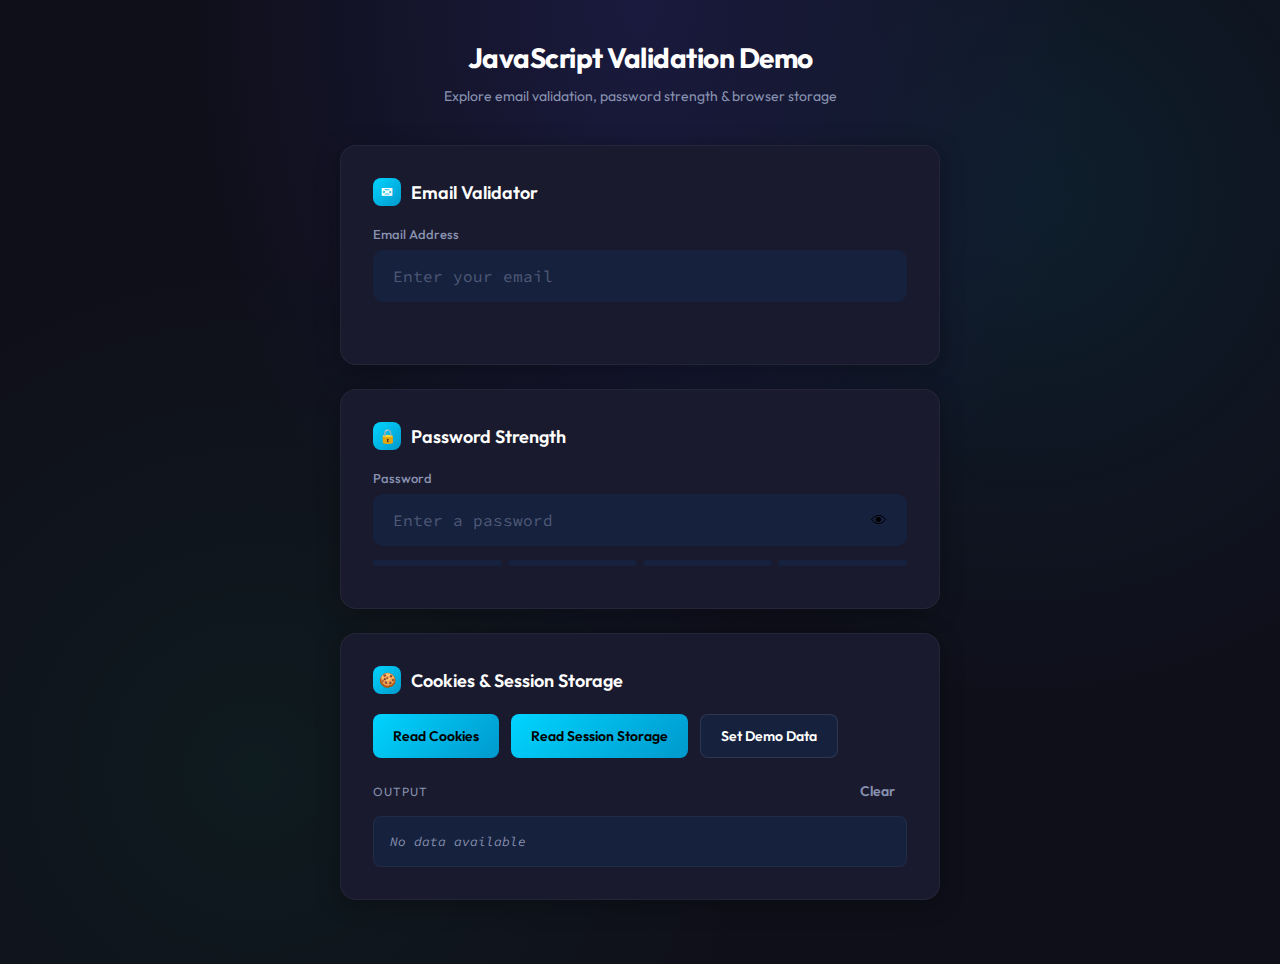
<file: Check Email Validation/index.html>
<!DOCTYPE html>
<html lang="en">
<head>
    <meta charset="UTF-8">
    <meta name="viewport" content="width=device-width, initial-scale=1.0">
    <title>JavaScript Validation Demo</title>
    <link rel="preconnect" href="https://fonts.googleapis.com">
    <link rel="preconnect" href="https://fonts.gstatic.com" crossorigin>
    <link href="https://fonts.googleapis.com/css2?family=Outfit:wght@400;600;700&family=Source+Code+Pro:wght@400;500&display=swap" rel="stylesheet">
    <link rel="stylesheet" href="style.css">
</head>
<body>
    <div class="container">
        <h1>JavaScript Validation Demo</h1>
        <p class="subtitle">Explore email validation, password strength & browser storage</p>

        <!-- Email Validation Section -->
        <div class="card">
            <h2>
                <span class="icon">✉</span>
                Email Validator
            </h2>
            <label for="email-input">Email Address</label>
            <div class="input-wrapper">
                <input type="text" id="email-input" placeholder="Enter your email">
                <span class="validation-icon" id="email-icon"></span>
            </div>
            <p class="validation-message" id="email-message"></p>
        </div>

        <!-- Password Strength Section -->
        <div class="card">
            <h2>
                <span class="icon">🔒</span>
                Password Strength
            </h2>
            <label for="password-input">Password</label>
            <div class="input-wrapper">
                <input type="password" id="password-input" placeholder="Enter a password">
                <span class="validation-icon" id="password-toggle" style="cursor: pointer; opacity: 1; user-select: none;">👁</span>
            </div>
            <div class="strength-bar">
                <div class="strength-segment" id="seg-1"></div>
                <div class="strength-segment" id="seg-2"></div>
                <div class="strength-segment" id="seg-3"></div>
                <div class="strength-segment" id="seg-4"></div>
            </div>
            <p class="strength-text" id="strength-text"></p>
        </div>

        <!-- Cookies & Sessions Section -->
        <div class="card">
            <h2>
                <span class="icon">🍪</span>
                Cookies & Session Storage
            </h2>
            <div class="btn-group">
                <button class="btn-primary" id="read-cookies">Read Cookies</button>
                <button class="btn-primary" id="read-session">Read Session Storage</button>
                <button class="btn-secondary" id="set-demo-data">Set Demo Data</button>
            </div>
            <div class="output-area">
                <div class="output-header">
                    <span class="output-label">Output</span>
                    <button class="btn-clear" id="clear-output">Clear</button>
                </div>
                <pre id="output"></pre>
            </div>
        </div>
    </div>

    <script src="script.js"></script>
</body>
</html>
</file>
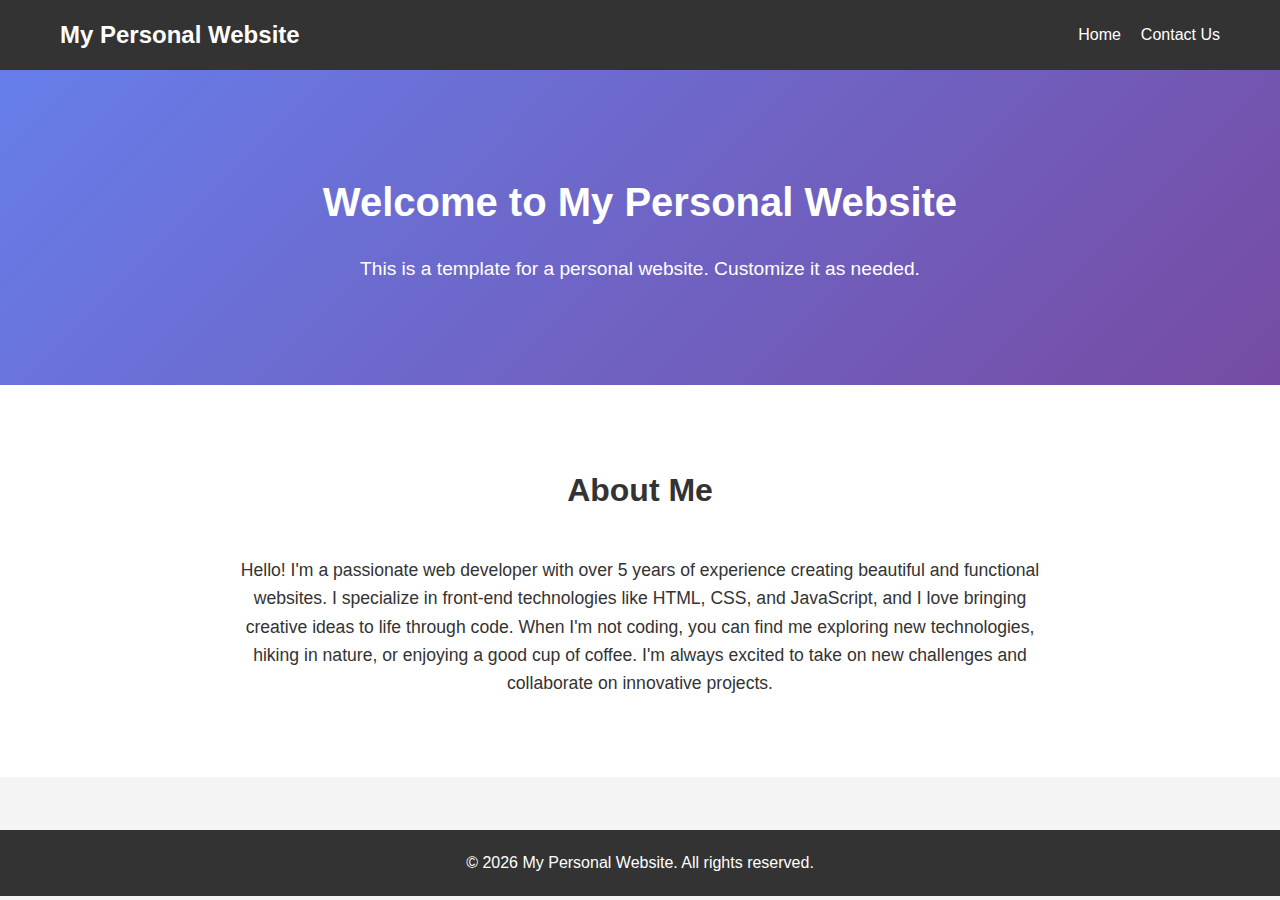
<file: personal-website/index.html>
<!DOCTYPE html>
<html lang="en">
<head>
    <meta charset="UTF-8">
    <meta name="viewport" content="width=device-width, initial-scale=1.0">
    <title>Personal Website - Home</title>
    <link rel="stylesheet" href="style.css">
</head>
<body>
    <header>
        <nav>
            <div class="container">
                <h1>My Personal Website</h1>
                <ul>
                    <li><a href="index.html">Home</a></li>
                    <li><a href="contact.html">Contact Us</a></li>
                </ul>
            </div>
        </nav>
    </header>

    <main>
        <section class="hero">
            <div class="container">
                <h2>Welcome to My Personal Website</h2>
                <p>This is a template for a personal website. Customize it as needed.</p>
            </div>
        </section>

        <section class="about">
            <div class="container">
                <h2>About Me</h2>
                <p>Hello! I'm a passionate web developer with over 5 years of experience creating beautiful and functional websites. I specialize in front-end technologies like HTML, CSS, and JavaScript, and I love bringing creative ideas to life through code. When I'm not coding, you can find me exploring new technologies, hiking in nature, or enjoying a good cup of coffee. I'm always excited to take on new challenges and collaborate on innovative projects.</p>
            </div>
        </section>
    </main>

    <footer>
        <div class="container">
            <p>&copy; 2026 My Personal Website. All rights reserved.</p>
        </div>
    </footer>

    <script src="script.js"></script>
</body>
</html>
</file>
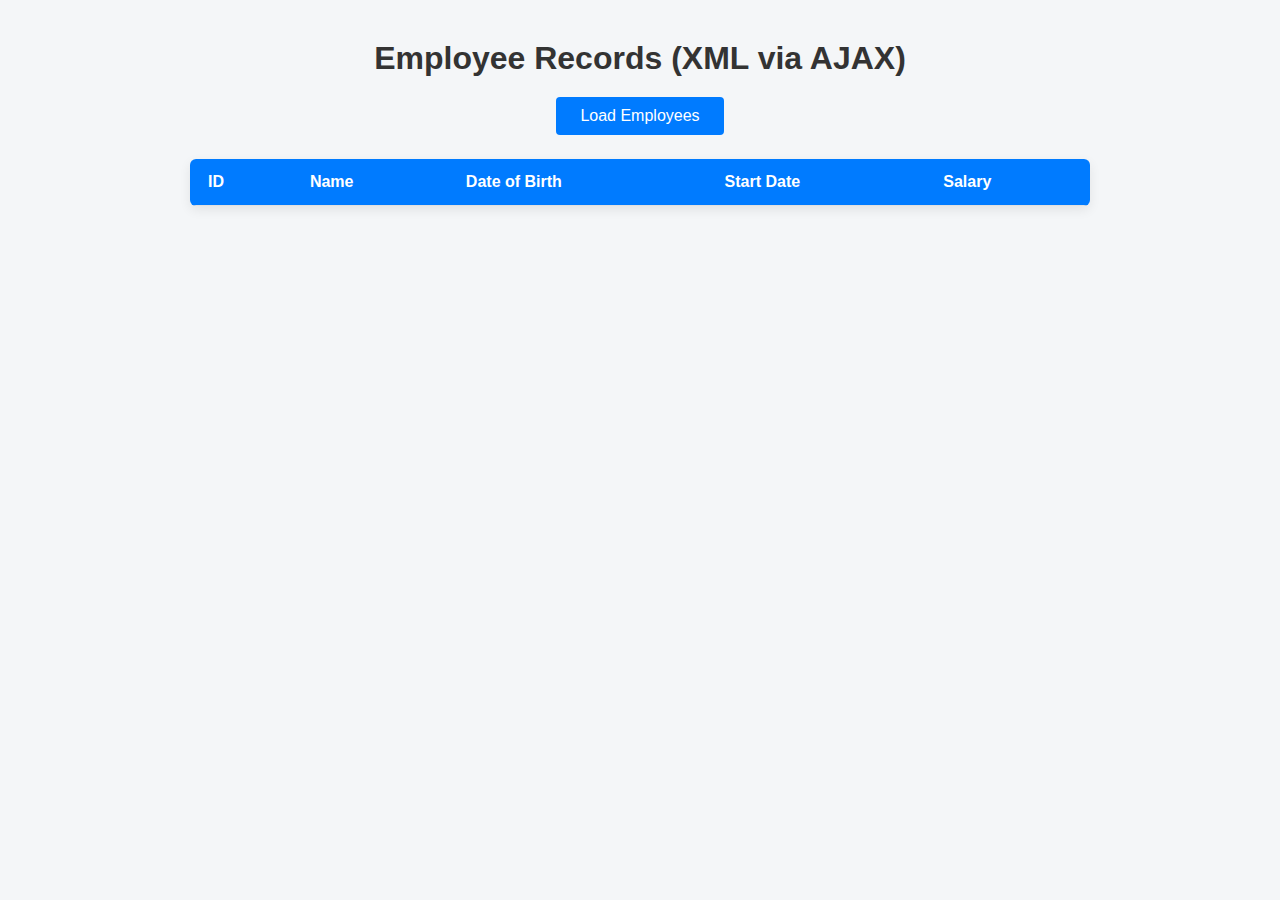
<file: ajax-xml-project/public/index.html>
<!DOCTYPE html>
<html lang="en">

<head>
    <meta charset="UTF-8" />
    <meta name="viewport" content="width=device-width, initial-scale=1.0" />
    <title>Employee XML Reader</title>
    <style>
        * {
            box-sizing: border-box;
            margin: 0;
            padding: 0;
        }

        body {
            font-family: 'Segoe UI', Tahoma, Geneva, Verdana, sans-serif;
            background: #f4f6f8;
            display: flex;
            flex-direction: column;
            align-items: center;
            padding: 40px 20px;
        }

        h1 {
            margin-bottom: 20px;
            color: #333;
        }

        button {
            padding: 10px 24px;
            font-size: 16px;
            background-color: #007bff;
            color: #fff;
            border: none;
            border-radius: 4px;
            cursor: pointer;
            margin-bottom: 24px;
            transition: background-color 0.2s;
        }

        button:hover {
            background-color: #0056b3;
        }

        table {
            border-collapse: collapse;
            width: 90%;
            max-width: 900px;
            background: #fff;
            box-shadow: 0 4px 12px rgba(0, 0, 0, 0.08);
            border-radius: 6px;
            overflow: hidden;
        }

        th,
        td {
            padding: 14px 18px;
            text-align: left;
            border-bottom: 1px solid #e0e0e0;
        }

        th {
            background-color: #007bff;
            color: #fff;
            font-weight: 600;
        }

        tr:hover {
            background-color: #f1f5ff;
        }

        #status {
            margin-top: 12px;
            color: #666;
            font-size: 14px;
        }

        .error {
            color: #d32f2f;
        }
    </style>
</head>

<body>
    <h1>Employee Records (XML via AJAX)</h1>
    <button id="loadBtn">Load Employees</button>

    <table id="empTable">
        <thead>
            <tr>
                <th>ID</th>
                <th>Name</th>
                <th>Date of Birth</th>
                <th>Start Date</th>
                <th>Salary</th>
            </tr>
        </thead>
        <tbody id="empBody">
            <!-- Rows will be injected here -->
        </tbody>
    </table>

    <p id="status"></p>

    <script>
        document.getElementById('loadBtn').addEventListener('click', loadEmployees);

        function loadEmployees() {
            const statusEl = document.getElementById('status');
            const tbody = document.getElementById('empBody');
            tbody.innerHTML = ''; // clear previous
            statusEl.textContent = 'Loading...';
            statusEl.className = '';

            const xhr = new XMLHttpRequest();
            xhr.open('GET', 'employees.xml', true);

            xhr.onreadystatechange = function () {
                if (xhr.readyState === 4) {
                    if (xhr.status === 200) {
                        const xmlDoc = xhr.responseXML;
                        if (!xmlDoc) {
                            statusEl.textContent = 'Failed to parse XML document.';
                            statusEl.className = 'error';
                            return;
                        }

                        const employees = xmlDoc.getElementsByTagName('employee');
                        if (employees.length === 0) {
                            statusEl.textContent = 'No employee records found.';
                            return;
                        }

                        for (let i = 0; i < employees.length; i++) {
                            const emp = employees[i];
                            const id = getNodeText(emp, 'id');
                            const name = getNodeText(emp, 'name');
                            const dob = getNodeText(emp, 'dob');
                            const startDate = getNodeText(emp, 'start-date');
                            const salary = getNodeText(emp, 'salary');

                            const tr = document.createElement('tr');
                            tr.innerHTML = `
                <td>${id}</td>
                <td>${name}</td>
                <td>${dob}</td>
                <td>${startDate}</td>
                <td>${salary}</td>
              `;
                            tbody.appendChild(tr);
                        }

                        statusEl.textContent = `Loaded ${employees.length} employee(s) successfully.`;
                    } else {
                        statusEl.textContent = 'Error fetching XML. HTTP status: ' + xhr.status;
                        statusEl.className = 'error';
                    }
                }
            };

            xhr.onerror = function () {
                statusEl.textContent = 'Network error occurred while fetching XML.';
                statusEl.className = 'error';
            };

            xhr.send();
        }

        function getNodeText(parent, tagName) {
            const node = parent.getElementsByTagName(tagName)[0];
            return node ? node.textContent : '';
        }
    </script>
</body>

</html>
</file>
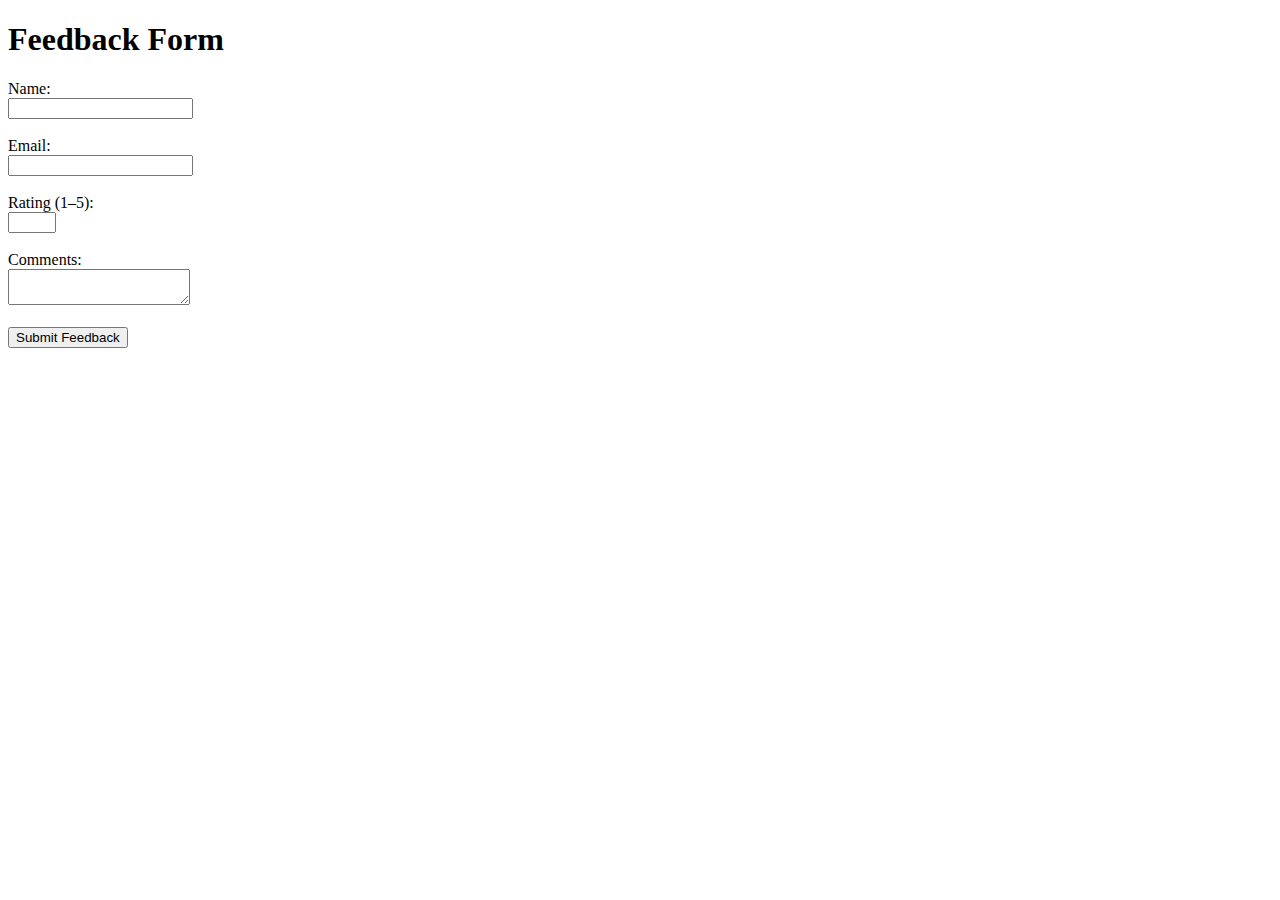
<file: Feedback Web Application using Node.js (without Express)/feedback.html>
<!DOCTYPE html>
<html>
<head>
    <title>Feedback Form</title>
</head>
<body>

    <h1>Feedback Form</h1>

    <form action="/submit" method="POST">

        <label>Name:</label><br>
        <input type="text" name="name" required><br><br>

        <label>Email:</label><br>
        <input type="email" name="email" required><br><br>

        <label>Rating (1–5):</label><br>
        <input type="number" name="rating" min="1" max="5" required><br><br>

        <label>Comments:</label><br>
        <textarea name="comments" required></textarea><br><br>

        <button type="submit">Submit Feedback</button>

    </form>

</body>
</html>
</file>
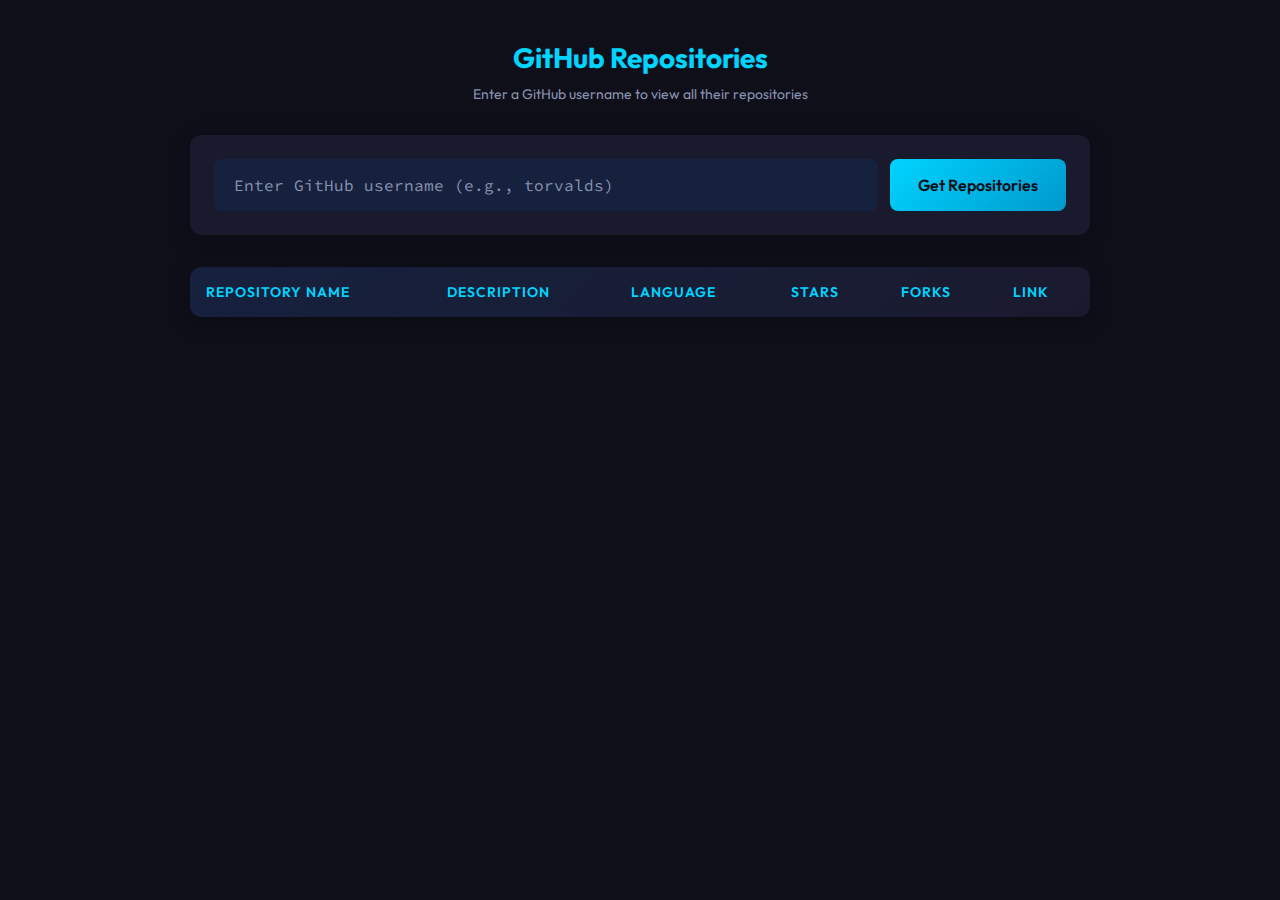
<file: Github Repositories And University Names/github-repos.html>
<!DOCTYPE html>
<html lang="en">
<head>
    <meta charset="UTF-8">
    <meta name="viewport" content="width=device-width, initial-scale=1.0">
    <title>GitHub Repositories</title>
    <link href="https://fonts.googleapis.com/css2?family=Outfit:wght@400;600;700&family=Source+Code+Pro:wght@400;500&display=swap" rel="stylesheet">
    <style>
        * {
            margin: 0;
            padding: 0;
            box-sizing: border-box;
        }

        body {
            font-family: 'Outfit', sans-serif;
            background: #0f0f1a;
            min-height: 100vh;
            padding: 40px 20px;
            color: #ffffff;
        }

        .container {
            max-width: 900px;
            margin: 0 auto;
        }

        h1 {
            font-size: 28px;
            font-weight: 700;
            margin-bottom: 10px;
            color: #00d4ff;
            text-align: center;
        }

        .subtitle {
            text-align: center;
            color: #8892b0;
            margin-bottom: 32px;
            font-size: 14px;
        }

        .input-section {
            background: #1a1a2e;
            padding: 24px;
            border-radius: 12px;
            margin-bottom: 32px;
            box-shadow: 0 4px 20px rgba(0, 0, 0, 0.3);
        }

        .input-group {
            display: flex;
            gap: 12px;
            flex-wrap: wrap;
        }

        input[type="text"] {
            flex: 1;
            min-width: 200px;
            padding: 14px 18px;
            font-family: 'Source Code Pro', monospace;
            font-size: 16px;
            background: #16213e;
            border: 2px solid transparent;
            border-radius: 8px;
            color: #ffffff;
            transition: all 0.3s ease;
        }

        input[type="text"]:focus {
            outline: none;
            border-color: #00d4ff;
            box-shadow: 0 0 20px rgba(0, 212, 255, 0.2);
        }

        input[type="text"]::placeholder {
            color: #8892b0;
        }

        button {
            padding: 14px 28px;
            font-family: 'Outfit', sans-serif;
            font-size: 16px;
            font-weight: 600;
            background: linear-gradient(135deg, #00d4ff, #0099cc);
            color: #0f0f1a;
            border: none;
            border-radius: 8px;
            cursor: pointer;
            transition: all 0.3s ease;
        }

        button:hover {
            transform: translateY(-2px);
            box-shadow: 0 6px 20px rgba(0, 212, 255, 0.4);
        }

        button:active {
            transform: translateY(0);
        }

        .table-container {
            background: #1a1a2e;
            border-radius: 12px;
            overflow: hidden;
            box-shadow: 0 4px 20px rgba(0, 0, 0, 0.3);
        }

        table {
            width: 100%;
            border-collapse: collapse;
        }

        thead {
            background: linear-gradient(135deg, #16213e, #1a1a2e);
        }

        th {
            padding: 16px;
            text-align: left;
            font-weight: 600;
            color: #00d4ff;
            font-size: 14px;
            text-transform: uppercase;
            letter-spacing: 1px;
        }

        td {
            padding: 16px;
            border-top: 1px solid #16213e;
            font-size: 14px;
        }

        tbody tr {
            transition: background 0.3s ease;
        }

        tbody tr:hover {
            background: rgba(0, 212, 255, 0.05);
        }

        .repo-name {
            font-weight: 600;
            color: #00d4ff;
        }

        .repo-description {
            color: #8892b0;
            max-width: 300px;
        }

        .repo-stats {
            display: flex;
            gap: 16px;
            align-items: center;
        }

        .stat {
            display: flex;
            align-items: center;
            gap: 6px;
            color: #8892b0;
            font-family: 'Source Code Pro', monospace;
            font-size: 13px;
        }

        .language-dot {
            width: 12px;
            height: 12px;
            border-radius: 50%;
            display: inline-block;
        }

        .repo-link {
            color: #00d4ff;
            text-decoration: none;
            transition: color 0.3s ease;
        }

        .repo-link:hover {
            color: #00ff88;
        }

        .loading, .error, .no-data {
            text-align: center;
            padding: 40px;
            color: #8892b0;
            font-size: 16px;
        }

        .error {
            color: #ff4757;
        }

        .loading::after {
            content: '';
            animation: dots 1.5s infinite;
        }

        @keyframes dots {
            0%, 20% { content: '.'; }
            40% { content: '..'; }
            60%, 100% { content: '...'; }
        }

        @media (max-width: 768px) {
            th, td {
                padding: 12px 8px;
                font-size: 13px;
            }
            
            .repo-description {
                display: none;
            }
        }
    </style>
</head>
<body>
    <div class="container">
        <h1>GitHub Repositories</h1>
        <p class="subtitle">Enter a GitHub username to view all their repositories</p>
        
        <div class="input-section">
            <div class="input-group">
                <input type="text" id="username" placeholder="Enter GitHub username (e.g., torvalds)">
                <button onclick="fetchRepositories()">Get Repositories</button>
            </div>
        </div>

        <div class="table-container">
            <table id="reposTable">
                <thead>
                    <tr>
                        <th>Repository Name</th>
                        <th>Description</th>
                        <th>Language</th>
                        <th>Stars</th>
                        <th>Forks</th>
                        <th>Link</th>
                    </tr>
                </thead>
                <tbody id="reposBody">
                </tbody>
            </table>
            <div id="message"></div>
        </div>
    </div>

    <script>
        const languageColors = {
            'JavaScript': '#f7df1e',
            'Python': '#3572A5',
            'Java': '#b07219',
            'TypeScript': '#2b7489',
            'C++': '#f34b7d',
            'C': '#555555',
            'C#': '#178600',
            'Ruby': '#701516',
            'Go': '#00ADD8',
            'Rust': '#dea584',
            'PHP': '#4F5D95',
            'Swift': '#ffac45',
            'Kotlin': '#A97BFF',
            'HTML': '#e34c26',
            'CSS': '#563d7c',
            'Shell': '#89e051'
        };

        function fetchRepositories() {
            const username = document.getElementById('username').value.trim();
            const messageDiv = document.getElementById('message');
            const tbody = document.getElementById('reposBody');
            
            // Clear previous results
            tbody.innerHTML = '';
            
            if (!username) {
                messageDiv.innerHTML = '<div class="error">Please enter a GitHub username</div>';
                return;
            }

            messageDiv.innerHTML = '<div class="loading">Loading repositories</div>';

            // Using AJAX with XMLHttpRequest to get GitHub user repositories
            const xhr = new XMLHttpRequest();
            xhr.open('GET', `https://api.github.com/users/${username}/repos?sort=updated&per_page=100`, true);
            xhr.setRequestHeader('Accept', 'application/vnd.github.v3+json');
            
            xhr.onreadystatechange = function() {
                if (xhr.readyState === 4) {
                    if (xhr.status === 200) {
                        const data = JSON.parse(xhr.responseText);
                        messageDiv.innerHTML = '';
                        
                        if (data.length === 0) {
                            messageDiv.innerHTML = '<div class="no-data">No repositories found for this user</div>';
                            return;
                        }

                        data.forEach(repo => {
                            const row = document.createElement('tr');
                            const langColor = languageColors[repo.language] || '#8892b0';
                            
                            row.innerHTML = `
                                <td class="repo-name">${repo.name}</td>
                                <td class="repo-description">${repo.description || 'No description'}</td>
                                <td>
                                    <div class="repo-stats">
                                        <span class="language-dot" style="background-color: ${langColor}"></span>
                                        <span>${repo.language || 'N/A'}</span>
                                    </div>
                                </td>
                                <td class="stat">⭐ ${repo.stargazers_count}</td>
                                <td class="stat">🍴 ${repo.forks_count}</td>
                                <td><a href="${repo.html_url}" target="_blank" class="repo-link">View</a></td>
                            `;
                            tbody.appendChild(row);
                        });
                    } else if (xhr.status === 404) {
                        messageDiv.innerHTML = '<div class="error">User not found</div>';
                    } else if (xhr.status === 403) {
                        messageDiv.innerHTML = '<div class="error">API rate limit exceeded. Please try again later.</div>';
                    } else {
                        messageDiv.innerHTML = '<div class="error">Failed to fetch repositories</div>';
                    }
                }
            };
            
            xhr.send();
        }

        // Allow Enter key to trigger search
        document.getElementById('username').addEventListener('keypress', function(e) {
            if (e.key === 'Enter') {
                fetchRepositories();
            }
        });
    </script>
</body>
</html>
</file>
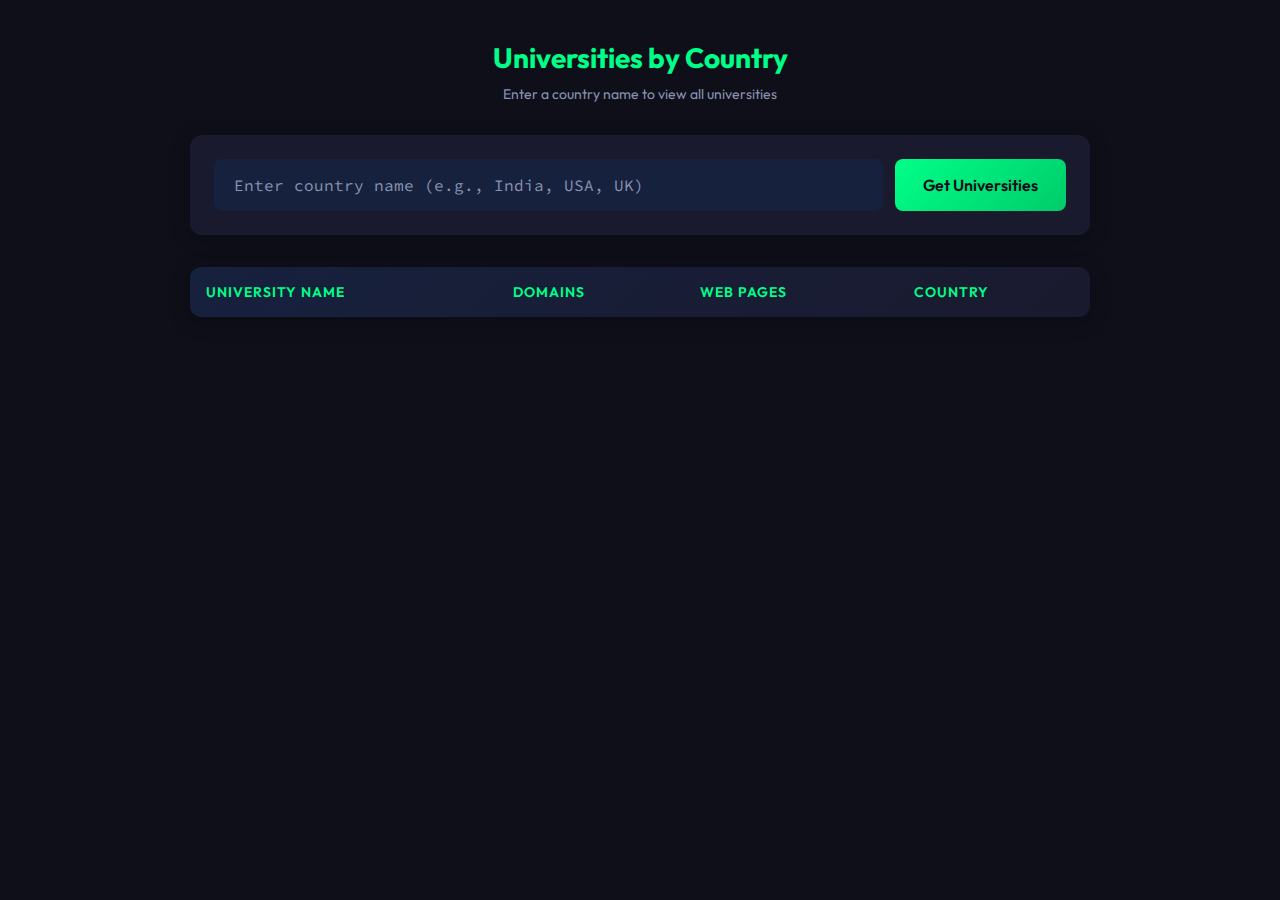
<file: Github Repositories And University Names/universities.html>
<!DOCTYPE html>
<html lang="en">
<head>
    <meta charset="UTF-8">
    <meta name="viewport" content="width=device-width, initial-scale=1.0">
    <title>Universities by Country</title>
    <link href="https://fonts.googleapis.com/css2?family=Outfit:wght@400;600;700&family=Source+Code+Pro:wght@400;500&display=swap" rel="stylesheet">
    <style>
        * {
            margin: 0;
            padding: 0;
            box-sizing: border-box;
        }

        body {
            font-family: 'Outfit', sans-serif;
            background: #0f0f1a;
            min-height: 100vh;
            padding: 40px 20px;
            color: #ffffff;
        }

        .container {
            max-width: 900px;
            margin: 0 auto;
        }

        h1 {
            font-size: 28px;
            font-weight: 700;
            margin-bottom: 10px;
            color: #00ff88;
            text-align: center;
        }

        .subtitle {
            text-align: center;
            color: #8892b0;
            margin-bottom: 32px;
            font-size: 14px;
        }

        .input-section {
            background: #1a1a2e;
            padding: 24px;
            border-radius: 12px;
            margin-bottom: 32px;
            box-shadow: 0 4px 20px rgba(0, 0, 0, 0.3);
        }

        .input-group {
            display: flex;
            gap: 12px;
            flex-wrap: wrap;
        }

        input[type="text"] {
            flex: 1;
            min-width: 200px;
            padding: 14px 18px;
            font-family: 'Source Code Pro', monospace;
            font-size: 16px;
            background: #16213e;
            border: 2px solid transparent;
            border-radius: 8px;
            color: #ffffff;
            transition: all 0.3s ease;
        }

        input[type="text"]:focus {
            outline: none;
            border-color: #00ff88;
            box-shadow: 0 0 20px rgba(0, 255, 136, 0.2);
        }

        input[type="text"]::placeholder {
            color: #8892b0;
        }

        button {
            padding: 14px 28px;
            font-family: 'Outfit', sans-serif;
            font-size: 16px;
            font-weight: 600;
            background: linear-gradient(135deg, #00ff88, #00cc6a);
            color: #0f0f1a;
            border: none;
            border-radius: 8px;
            cursor: pointer;
            transition: all 0.3s ease;
        }

        button:hover {
            transform: translateY(-2px);
            box-shadow: 0 6px 20px rgba(0, 255, 136, 0.4);
        }

        button:active {
            transform: translateY(0);
        }

        .table-container {
            background: #1a1a2e;
            border-radius: 12px;
            overflow: hidden;
            box-shadow: 0 4px 20px rgba(0, 0, 0, 0.3);
            max-height: 600px;
            overflow-y: auto;
        }

        table {
            width: 100%;
            border-collapse: collapse;
        }

        thead {
            background: linear-gradient(135deg, #16213e, #1a1a2e);
            position: sticky;
            top: 0;
            z-index: 10;
        }

        th {
            padding: 16px;
            text-align: left;
            font-weight: 600;
            color: #00ff88;
            font-size: 14px;
            text-transform: uppercase;
            letter-spacing: 1px;
        }

        td {
            padding: 16px;
            border-top: 1px solid #16213e;
            font-size: 14px;
        }

        tbody tr {
            transition: background 0.3s ease;
        }

        tbody tr:hover {
            background: rgba(0, 255, 136, 0.05);
        }

        .uni-name {
            font-weight: 600;
            color: #00ff88;
        }

        .uni-domain {
            color: #8892b0;
            font-family: 'Source Code Pro', monospace;
            font-size: 13px;
        }

        .uni-link {
            color: #00ff88;
            text-decoration: none;
            transition: color 0.3s ease;
        }

        .uni-link:hover {
            color: #00d4ff;
        }

        .loading, .error, .no-data {
            text-align: center;
            padding: 40px;
            color: #8892b0;
            font-size: 16px;
        }

        .error {
            color: #ff4757;
        }

        .loading::after {
            content: '';
            animation: dots 1.5s infinite;
        }

        @keyframes dots {
            0%, 20% { content: '.'; }
            40% { content: '..'; }
            60%, 100% { content: '...'; }
        }

        .count-badge {
            display: inline-block;
            background: #16213e;
            color: #00ff88;
            padding: 6px 12px;
            border-radius: 20px;
            font-size: 13px;
            font-family: 'Source Code Pro', monospace;
            margin-bottom: 16px;
        }

        /* Scrollbar styling */
        .table-container::-webkit-scrollbar {
            width: 8px;
        }

        .table-container::-webkit-scrollbar-track {
            background: #16213e;
        }

        .table-container::-webkit-scrollbar-thumb {
            background: #00ff88;
            border-radius: 4px;
        }

        @media (max-width: 768px) {
            th, td {
                padding: 12px 8px;
                font-size: 13px;
            }
            
            .uni-domain {
                display: none;
            }
        }
    </style>
</head>
<body>
    <div class="container">
        <h1>Universities by Country</h1>
        <p class="subtitle">Enter a country name to view all universities</p>
        
        <div class="input-section">
            <div class="input-group">
                <input type="text" id="country" placeholder="Enter country name (e.g., India, USA, UK)">
                <button onclick="fetchUniversities()">Get Universities</button>
            </div>
        </div>

        <div id="resultCount"></div>
        
        <div class="table-container">
            <table id="universitiesTable">
                <thead>
                    <tr>
                        <th>University Name</th>
                        <th>Domains</th>
                        <th>Web Pages</th>
                        <th>Country</th>
                    </tr>
                </thead>
                <tbody id="universitiesBody">
                </tbody>
            </table>
            <div id="message"></div>
        </div>
    </div>

    <script>
        function fetchUniversities() {
            const country = document.getElementById('country').value.trim();
            const messageDiv = document.getElementById('message');
            const tbody = document.getElementById('universitiesBody');
            const countDiv = document.getElementById('resultCount');
            
            // Clear previous results
            tbody.innerHTML = '';
            countDiv.innerHTML = '';
            
            if (!country) {
                messageDiv.innerHTML = '<div class="error">Please enter a country name</div>';
                return;
            }

            messageDiv.innerHTML = '<div class="loading">Loading universities</div>';

            // Using AJAX with XMLHttpRequest to get universities by country
            // API: http://universities.hipolabs.com/search?country=India
            const xhr = new XMLHttpRequest();
            xhr.open('GET', `http://universities.hipolabs.com/search?country=${encodeURIComponent(country)}`, true);
            
            xhr.onreadystatechange = function() {
                if (xhr.readyState === 4) {
                    if (xhr.status === 200) {
                        const data = JSON.parse(xhr.responseText);
                        messageDiv.innerHTML = '';
                        
                        if (!data || data.length === 0) {
                            messageDiv.innerHTML = `<div class="no-data">No universities found for "${country}"</div>`;
                            return;
                        }

                        // Show count
                        countDiv.innerHTML = `<div class="count-badge">Found ${data.length} university/universities</div>`;

                        data.forEach(uni => {
                            const row = document.createElement('tr');
                            
                            // Get first domain or show N/A
                            const domains = uni.domains && uni.domains.length > 0 
                                ? uni.domains.join(', ') 
                                : 'N/A';
                            
                            // Get first web page or show N/A
                            const webPages = uni.web_pages && uni.web_pages.length > 0 
                                ? uni.web_pages.map(page => `<a href="${page}" target="_blank" class="uni-link">${new URL(page).hostname}</a>`).join(', ')
                                : 'N/A';
                            
                            row.innerHTML = `
                                <td class="uni-name">${uni.name}</td>
                                <td class="uni-domain">${domains}</td>
                                <td>${webPages}</td>
                                <td>${uni.country} ${uni['state-province'] ? ', ' + uni['state-province'] : ''}</td>
                            `;
                            tbody.appendChild(row);
                        });
                    } else {
                        messageDiv.innerHTML = '<div class="error">Failed to fetch universities</div>';
                    }
                }
            };
            
            xhr.send();
        }

        // Allow Enter key to trigger search
        document.getElementById('country').addEventListener('keypress', function(e) {
            if (e.key === 'Enter') {
                fetchUniversities();
            }
        });
    </script>
</body>
</html>
</file>
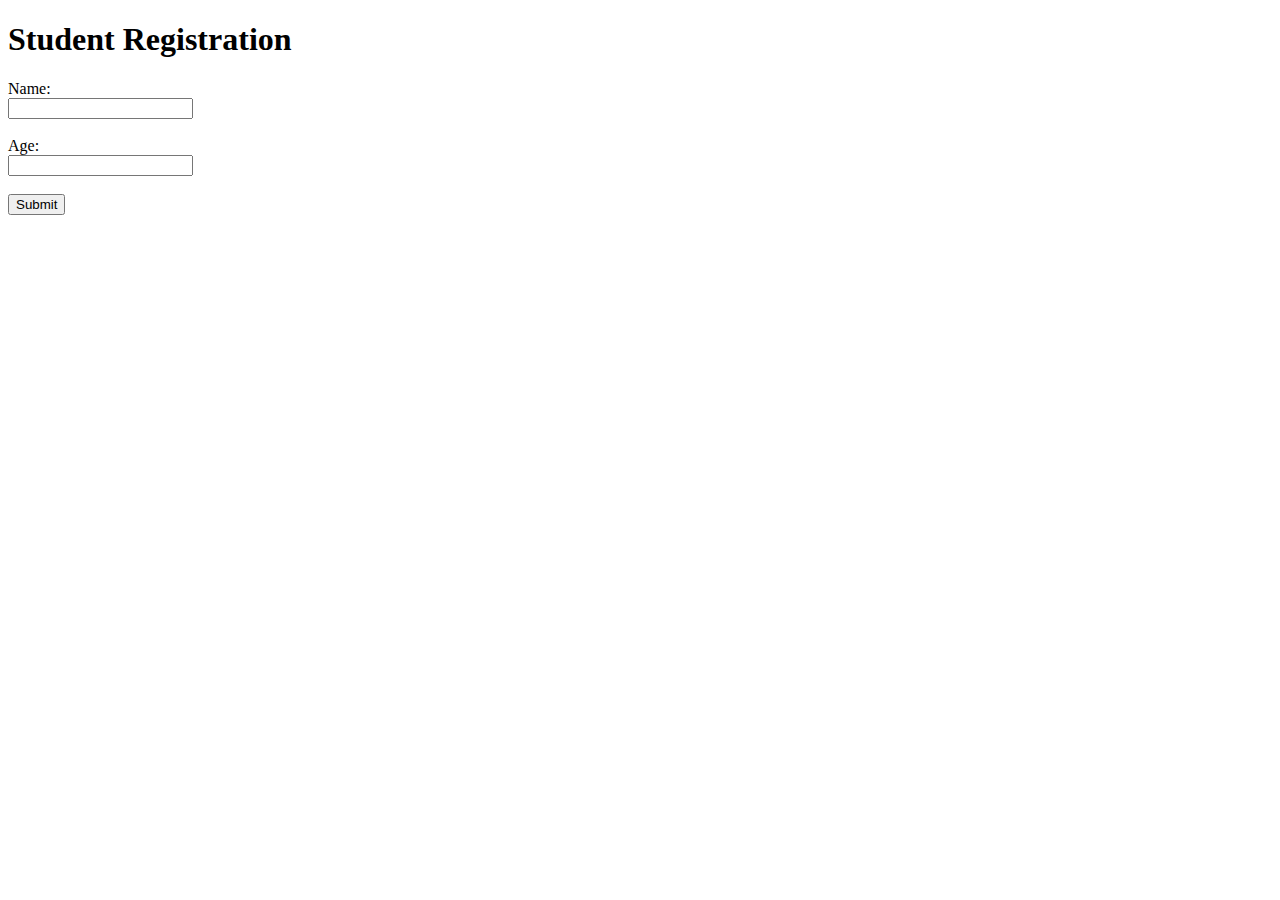
<file: Node.js web server (without Express)/form.html>
<!DOCTYPE html>
<html>
<head>
    <title>Student Form</title>
</head>
<body>
    <h1>Student Registration</h1>

    <form action="/submit" method="POST">
        <label>Name:</label><br>
        <input type="text" name="name" required><br><br>

        <label>Age:</label><br>
        <input type="number" name="age" required><br><br>

        <button type="submit">Submit</button>
    </form>
</body>
</html>
</file>
<file: Check Email Validation/style.css>
* {
    margin: 0;
    padding: 0;
    box-sizing: border-box;
}

:root {
    --bg-dark: #0f0f1a;
    --card-bg: #1a1a2e;
    --input-bg: #16213e;
    --accent: #00d4ff;
    --success: #00ff88;
    --warning: #ffaa00;
    --error: #ff4757;
    --text-primary: #ffffff;
    --text-secondary: #8892b0;
}

body {
    font-family: 'Outfit', sans-serif;
    background: var(--bg-dark);
    min-height: 100vh;
    padding: 40px 20px;
    background-image: 
        radial-gradient(ellipse at top, #1a1a3e 0%, transparent 50%),
        radial-gradient(circle at 80% 20%, rgba(0, 212, 255, 0.08) 0%, transparent 40%),
        radial-gradient(circle at 20% 80%, rgba(0, 255, 136, 0.05) 0%, transparent 40%);
}

.container {
    max-width: 600px;
    margin: 0 auto;
}

h1 {
    color: var(--text-primary);
    font-size: 28px;
    font-weight: 700;
    text-align: center;
    margin-bottom: 12px;
    letter-spacing: -0.5px;
}

.subtitle {
    color: var(--text-secondary);
    text-align: center;
    margin-bottom: 40px;
    font-size: 14px;
}

.card {
    background: var(--card-bg);
    border-radius: 16px;
    padding: 32px;
    margin-bottom: 24px;
    border: 1px solid rgba(255, 255, 255, 0.05);
    box-shadow: 0 4px 24px rgba(0, 0, 0, 0.3);
}

h2 {
    color: var(--text-primary);
    font-size: 18px;
    font-weight: 600;
    margin-bottom: 20px;
    display: flex;
    align-items: center;
    gap: 10px;
}

h2 .icon {
    width: 28px;
    height: 28px;
    background: linear-gradient(135deg, var(--accent), #0099cc);
    border-radius: 8px;
    display: flex;
    align-items: center;
    justify-content: center;
    font-size: 14px;
}

label {
    display: block;
    color: var(--text-secondary);
    font-size: 13px;
    margin-bottom: 8px;
    font-weight: 500;
}

.input-wrapper {
    position: relative;
}

input[type="text"],
input[type="password"] {
    width: 100%;
    padding: 14px 18px;
    padding-right: 48px;
    background: var(--input-bg);
    border: 2px solid transparent;
    border-radius: 10px;
    color: var(--text-primary);
    font-family: 'Source Code Pro', monospace;
    font-size: 16px;
    transition: all 0.3s ease;
    outline: none;
}

input::placeholder {
    color: rgba(136, 146, 176, 0.5);
}

input:focus {
    border-color: var(--accent);
    box-shadow: 0 0 0 4px rgba(0, 212, 255, 0.15);
}

.validation-icon {
    position: absolute;
    right: 16px;
    top: 50%;
    transform: translateY(-50%);
    width: 24px;
    height: 24px;
    display: flex;
    align-items: center;
    justify-content: center;
    font-size: 16px;
    opacity: 0;
    transition: opacity 0.3s ease;
}

.validation-icon.show {
    opacity: 1;
}

.validation-icon.valid {
    color: var(--success);
}

.validation-icon.invalid {
    color: var(--error);
}

.validation-message {
    margin-top: 10px;
    font-size: 13px;
    min-height: 20px;
    transition: all 0.3s ease;
}

.validation-message.valid {
    color: var(--success);
}

.validation-message.invalid {
    color: var(--error);
}

/* Password Strength Styles */
.strength-bar {
    display: flex;
    gap: 6px;
    margin-top: 14px;
}

.strength-segment {
    flex: 1;
    height: 6px;
    background: var(--input-bg);
    border-radius: 3px;
    transition: all 0.3s ease;
}

.strength-segment.active {
    background: var(--error);
}

.strength-segment.active.weak {
    background: var(--error);
}

.strength-segment.active.medium {
    background: var(--warning);
}

.strength-segment.active.strong {
    background: var(--success);
}

.strength-segment.active.very-strong {
    background: var(--accent);
}

.strength-text {
    margin-top: 10px;
    font-size: 13px;
    font-family: 'Source Code Pro', monospace;
    transition: all 0.3s ease;
}

/* Buttons */
.btn-group {
    display: flex;
    gap: 12px;
    flex-wrap: wrap;
}

button {
    padding: 12px 20px;
    border: none;
    border-radius: 8px;
    font-family: 'Outfit', sans-serif;
    font-size: 14px;
    font-weight: 600;
    cursor: pointer;
    transition: all 0.3s ease;
    outline: none;
}

.btn-primary {
    background: linear-gradient(135deg, var(--accent), #0099cc);
    color: #000;
}

.btn-primary:hover {
    transform: translateY(-2px);
    box-shadow: 0 4px 16px rgba(0, 212, 255, 0.4);
}

.btn-secondary {
    background: var(--input-bg);
    color: var(--text-primary);
    border: 1px solid rgba(255, 255, 255, 0.1);
}

.btn-secondary:hover {
    background: rgba(255, 255, 255, 0.1);
}

.btn-clear {
    background: transparent;
    color: var(--text-secondary);
    padding: 8px 12px;
}

.btn-clear:hover {
    color: var(--error);
}

/* Output Area */
.output-area {
    margin-top: 16px;
}

.output-header {
    display: flex;
    justify-content: space-between;
    align-items: center;
    margin-bottom: 8px;
}

.output-label {
    font-size: 12px;
    color: var(--text-secondary);
    text-transform: uppercase;
    letter-spacing: 1px;
}

pre {
    background: var(--input-bg);
    border-radius: 8px;
    padding: 16px;
    font-family: 'Source Code Pro', monospace;
    font-size: 13px;
    color: var(--accent);
    overflow-x: auto;
    max-height: 200px;
    overflow-y: auto;
    border: 1px solid rgba(255, 255, 255, 0.05);
}

pre:empty::after {
    content: 'No data available';
    color: var(--text-secondary);
    font-style: italic;
}

.empty-message {
    color: var(--text-secondary);
    font-size: 13px;
    font-style: italic;
}

/* Animations */
@keyframes pulse {
    0%, 100% { opacity: 1; }
    50% { opacity: 0.5; }
}

.loading {
    animation: pulse 1s infinite;
}

@media (max-width: 480px) {
    body {
        padding: 20px 16px;
    }

    .card {
        padding: 24px;
    }

    h1 {
        font-size: 24px;
    }

    .btn-group {
        flex-direction: column;
    }

    button {
        width: 100%;
    }
}
</file>
<file: personal-website/style.css>
/* Reset and base styles */
* {
    margin: 0;
    padding: 0;
    box-sizing: border-box;
}

body {
    font-family: 'Arial', sans-serif;
    line-height: 1.6;
    color: #333;
    background-color: #f4f4f4;
}

.container {
    max-width: 1200px;
    margin: 0 auto;
    padding: 0 20px;
}

/* Header and Navigation */
header {
    background-color: #333;
    color: #fff;
    padding: 1rem 0;
}

nav .container {
    display: flex;
    justify-content: space-between;
    align-items: center;
}

nav h1 {
    font-size: 1.5rem;
}

nav ul {
    list-style: none;
    display: flex;
}

nav ul li {
    margin-left: 20px;
}

nav ul li a {
    color: #fff;
    text-decoration: none;
    transition: color 0.3s;
}

nav ul li a:hover {
    color: #f39c12;
}

/* Main content */
main {
    min-height: calc(100vh - 140px);
}

/* Hero section */
.hero {
    background: linear-gradient(135deg, #667eea 0%, #764ba2 100%);
    color: #fff;
    padding: 100px 0;
    text-align: center;
}

.hero h2 {
    font-size: 2.5rem;
    margin-bottom: 20px;
}

.hero p {
    font-size: 1.2rem;
    max-width: 600px;
    margin: 0 auto;
}

/* About section */
.about {
    padding: 80px 0;
    background-color: #fff;
}

.about h2 {
    text-align: center;
    margin-bottom: 40px;
    font-size: 2rem;
}

.about p {
    max-width: 800px;
    margin: 0 auto;
    font-size: 1.1rem;
    text-align: center;
}

/* Contact section */
.contact {
    padding: 80px 0;
    background-color: #f9f9f9;
}

.contact h2 {
    text-align: center;
    margin-bottom: 40px;
    font-size: 2rem;
}

.contact-content {
    display: flex;
    flex-wrap: wrap;
    gap: 40px;
}

.contact-form {
    flex: 1;
    min-width: 300px;
}

.form-group {
    margin-bottom: 20px;
}

.form-group label {
    display: block;
    margin-bottom: 5px;
    font-weight: bold;
}

.form-group input,
.form-group textarea {
    width: 100%;
    padding: 10px;
    border: 1px solid #ddd;
    border-radius: 5px;
    font-size: 1rem;
}

.form-group textarea {
    height: 150px;
    resize: vertical;
}

button[type="submit"] {
    background-color: #333;
    color: #fff;
    padding: 12px 30px;
    border: none;
    border-radius: 5px;
    cursor: pointer;
    font-size: 1rem;
    transition: background-color 0.3s;
}

button[type="submit"]:hover {
    background-color: #f39c12;
}

.map {
    flex: 1;
    min-width: 300px;
}

.map h3 {
    margin-bottom: 20px;
    font-size: 1.5rem;
}

.map iframe {
    width: 100%;
    height: 300px;
    border: none;
    border-radius: 5px;
}

/* Footer */
footer {
    background-color: #333;
    color: #fff;
    text-align: center;
    padding: 20px 0;
}

/* Responsive design */
@media (max-width: 768px) {
    nav .container {
        flex-direction: column;
        text-align: center;
    }

    nav ul {
        margin-top: 20px;
    }

    nav ul li {
        margin-left: 0;
        margin-right: 20px;
    }

    .hero h2 {
        font-size: 2rem;
    }

    .hero p {
        font-size: 1rem;
    }

    .contact-content {
        flex-direction: column;
    }

    .map iframe {
        height: 250px;
    }
}

@media (max-width: 480px) {
    .container {
        padding: 0 10px;
    }

    nav h1 {
        font-size: 1.2rem;
    }

    nav ul li {
        margin-right: 10px;
    }

    .hero {
        padding: 60px 0;
    }

    .hero h2 {
        font-size: 1.8rem;
    }

    .about,
    .contact {
        padding: 40px 0;
    }

    .about h2,
    .contact h2 {
        font-size: 1.5rem;
    }
}
</file>
